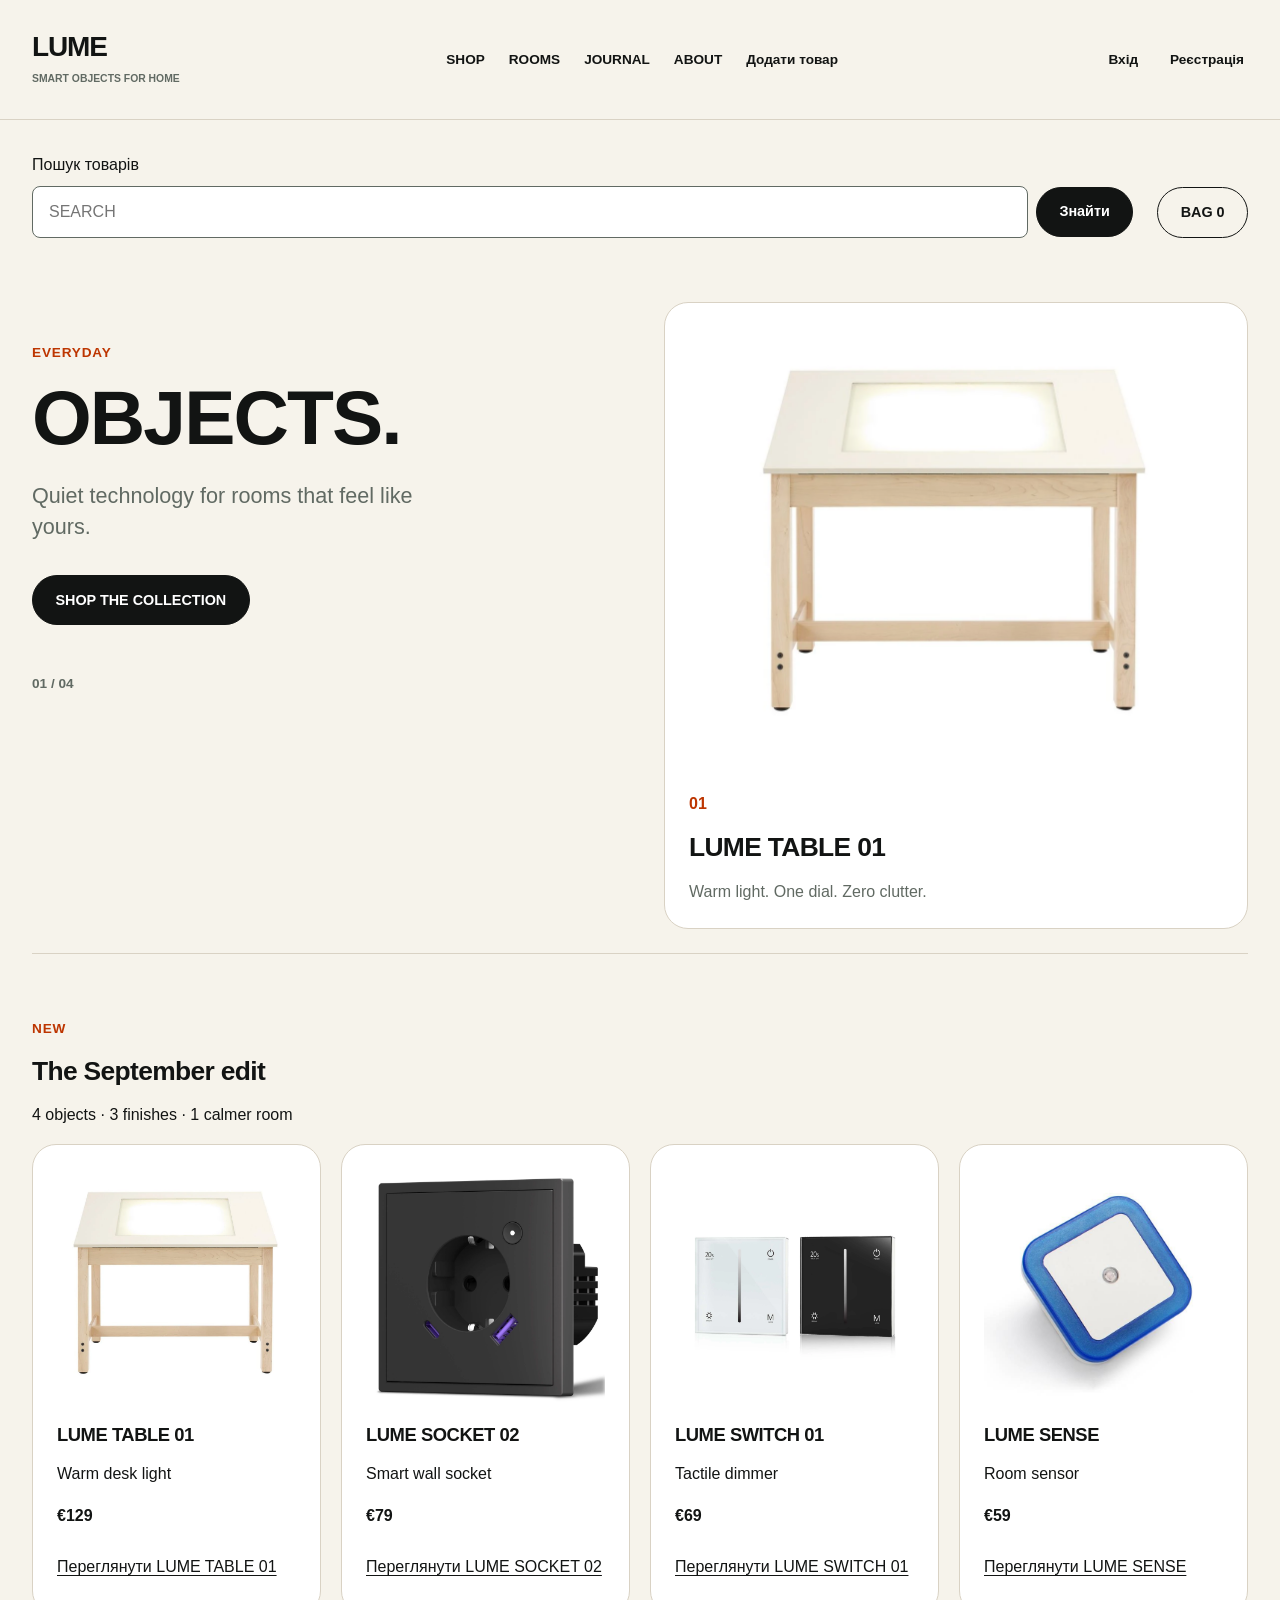
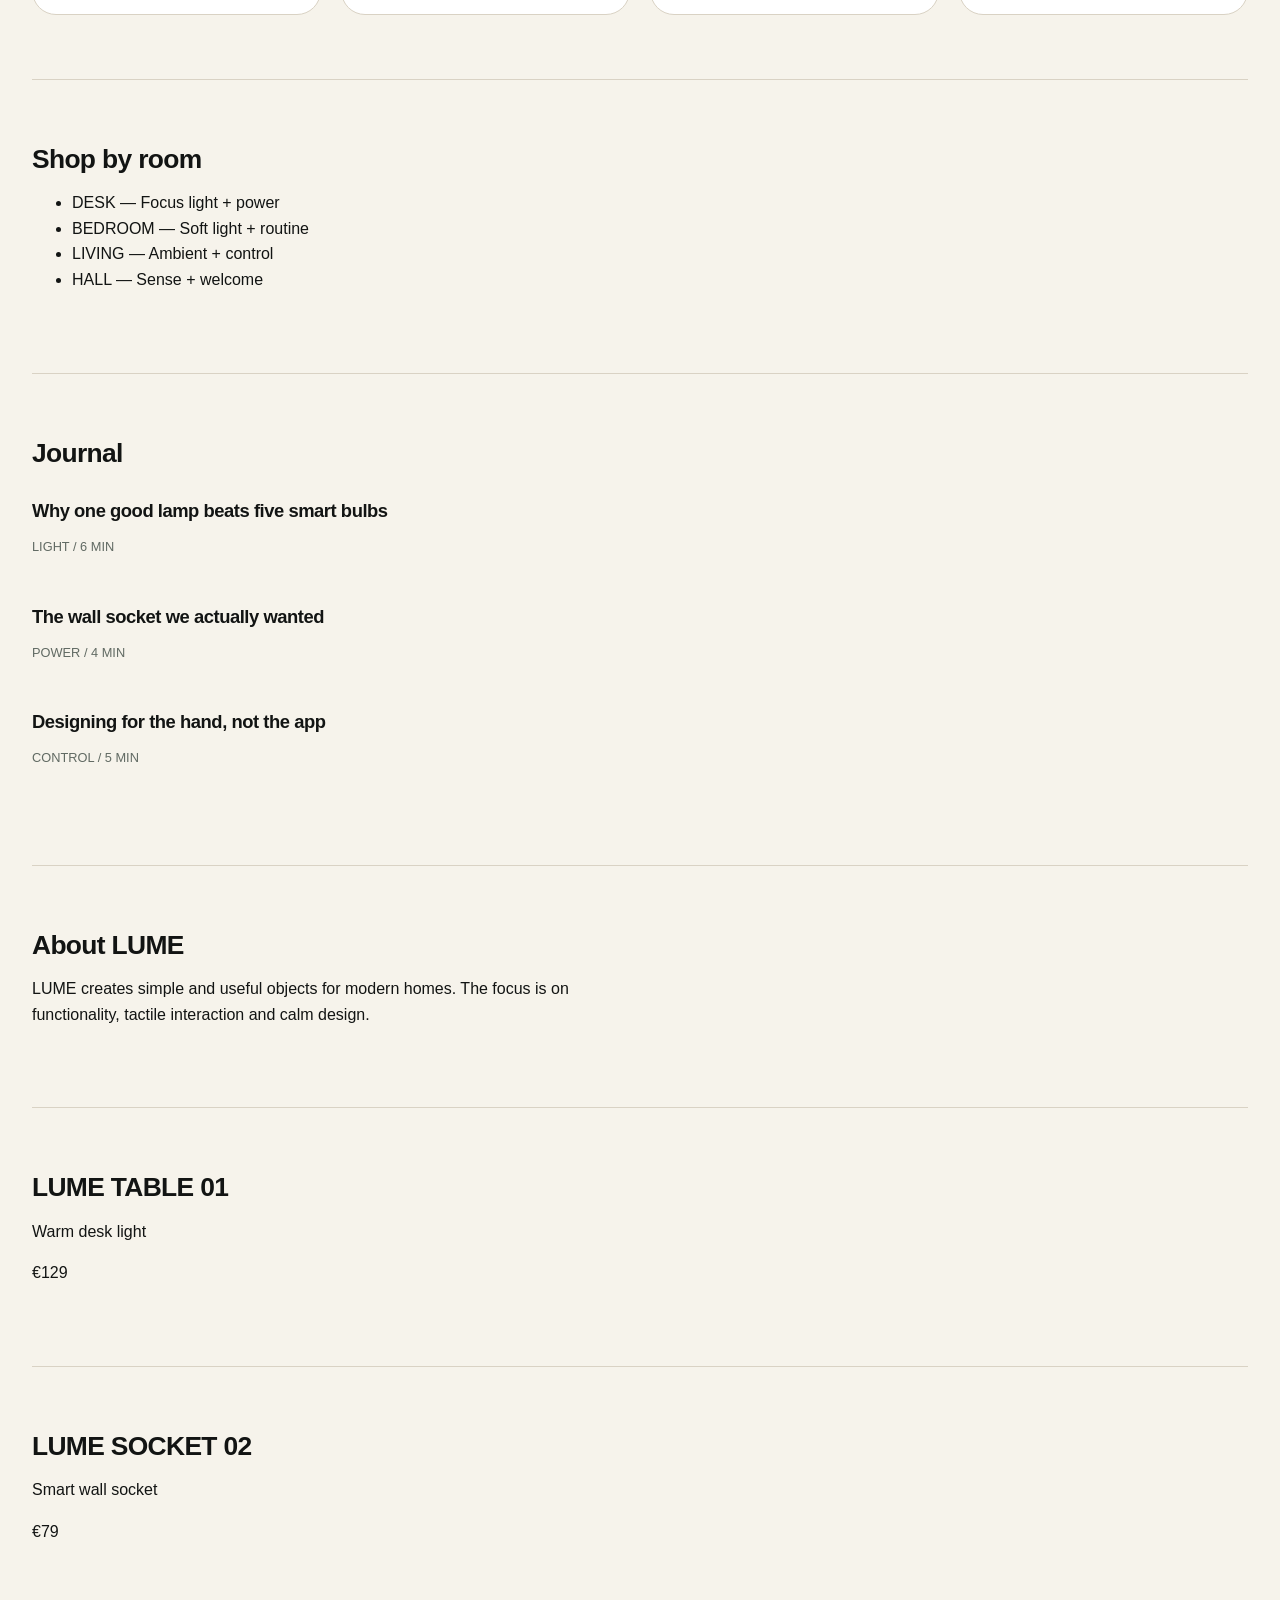
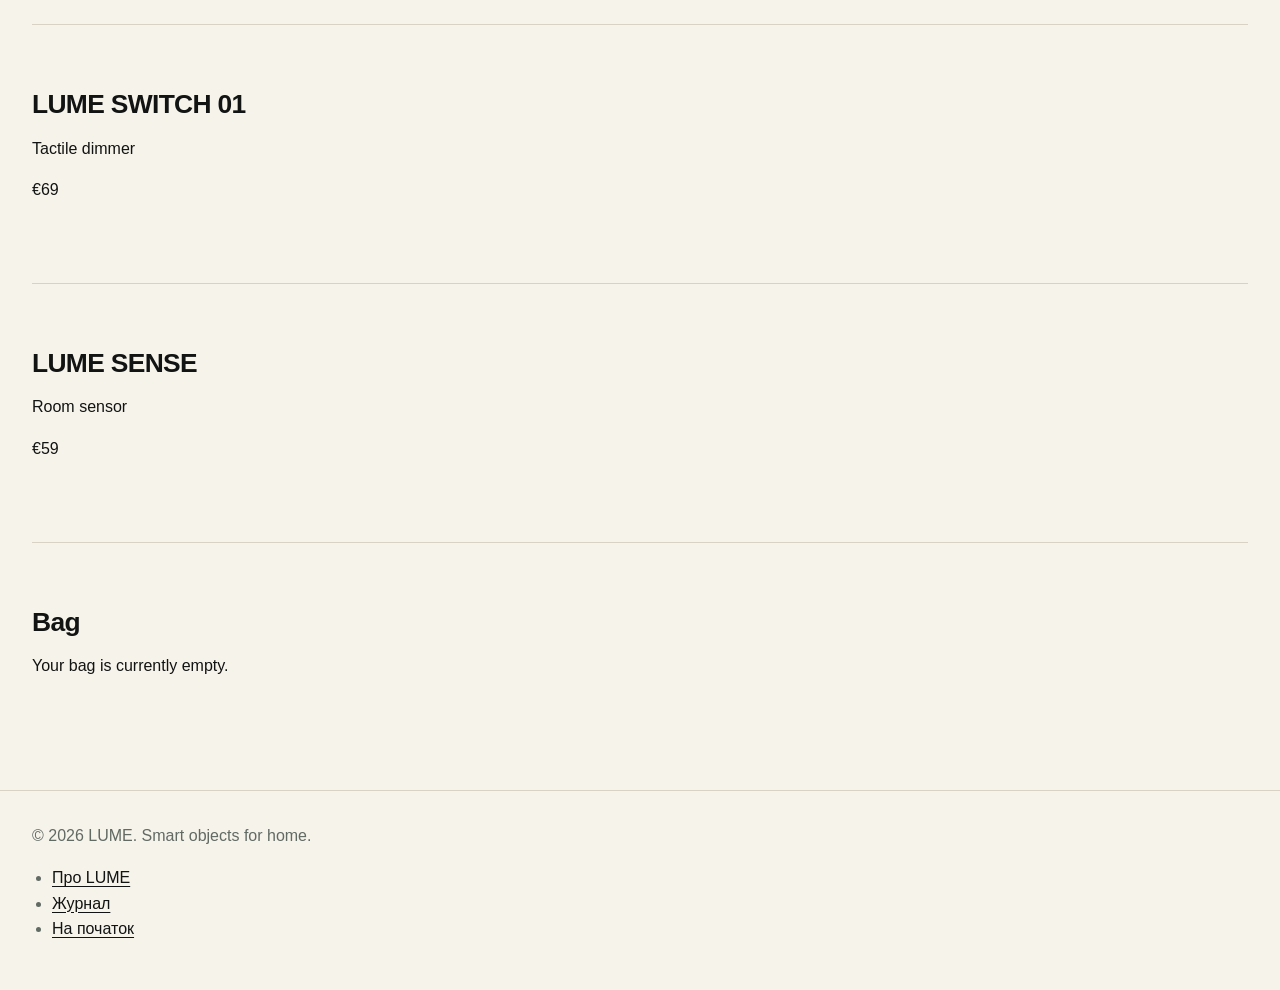
<file: index.html>
<!doctype html>
<html lang="uk">
<head>
    <meta charset="utf-8">
    <meta name="viewport" content="width=device-width, initial-scale=1">
    <meta name="description" content="LUME — сучасні предмети для дому: світло, живлення та прості технологічні рішення.">
    <title>LUME — Smart Objects for Home</title>
<link rel="stylesheet" href="styles/main.css">
</head>

<body>
    <a href="#main-content" class="skip-link">Перейти до основного вмісту</a>

    <header class="site-header">
        <div class="container header-inner">
            <a class="brand" href="index.html" aria-label="LUME — на головну"><strong>LUME</strong><span>SMART OBJECTS FOR HOME</span></a>
            <nav class="site-nav" aria-label="Основна навігація"><ul>
                <li><a href="index.html#collection">SHOP</a></li>
                <li><a href="index.html#rooms">ROOMS</a></li>
                <li><a href="index.html#journal">JOURNAL</a></li>
                <li><a href="index.html#about">ABOUT</a></li>
                <li><a href="product-form.html">Додати товар</a></li>
            </ul></nav>
            <nav class="account-nav" aria-label="Обліковий запис"><a class="account-link" href="login.html">Вхід</a><a class="account-link" href="register.html">Реєстрація</a></nav>
        </div>
    </header><main id="main-content" tabindex="-1" class="container page-main">
        <div class="catalog-tools">
<form class="search-form" action="index.html" method="get">
<label for="search">Пошук товарів</label><input class="field-control" type="search" id="search" name="search" placeholder="SEARCH" maxlength="100"><button class="button" type="submit">Знайти</button>
</form>
<a class="button button--secondary" href="#bag">BAG 0</a>
</div>
<section id="shop" aria-labelledby="hero-title" class="hero"><div class="hero-copy">
            <p class="eyebrow">EVERYDAY</p>

            <h1 id="hero-title" class="hero-title">OBJECTS.</h1>

            <p class="hero-description">
                Quiet technology for rooms that feel like yours.
            </p>

            <p>
                <a href="#collection" class="button">SHOP THE COLLECTION</a>
            </p>

            <p class="slide-number">01 / 04</p>

            </div>
<article aria-labelledby="featured-product-title" class="card featured-card">
                <img src="images/lume-table.png" alt="Світлий стіл LUME TABLE 01 з підсвіченою поверхнею" width="640" height="640"><p>01</p>
                <h2 id="featured-product-title">LUME TABLE 01</h2>
                <p>Warm light. One dial. Zero clutter.</p>
            </article>
        </section>

        <section id="collection" aria-labelledby="collection-title" class="page-section collection">
            <p class="eyebrow">NEW</p>

            <h2 id="collection-title">The September edit</h2>

            <p>4 objects · 3 finishes · 1 calmer room</p>

            <ul class="collection-list">
                <li>
                    <article class="card product-card">
                        <img src="images/lume-table.png" alt="Світлий стіл LUME TABLE 01 з підсвіченою поверхнею" width="640" height="640" loading="lazy"><h3>LUME TABLE 01</h3>
                        <p>Warm desk light</p>
                        <p class="price">€129</p>
                        <a href="#product-table">Переглянути LUME TABLE 01</a>
                    </article>
                </li>

                <li>
                    <article class="card product-card">
                        <img src="images/lume-socket.png" alt="Темна розумна розетка LUME SOCKET 02" width="640" height="640" loading="lazy"><h3>LUME SOCKET 02</h3>
                        <p>Smart wall socket</p>
                        <p class="price">€79</p>
                        <a href="#product-socket">Переглянути LUME SOCKET 02</a>
                    </article>
                </li>

                <li>
                    <article class="card product-card">
                        <img src="images/lume-switch.png" alt="Світлий і темний вимикачі LUME SWITCH 01" width="640" height="640" loading="lazy"><h3>LUME SWITCH 01</h3>
                        <p>Tactile dimmer</p>
                        <p class="price">€69</p>
                        <a href="#product-switch">Переглянути LUME SWITCH 01</a>
                    </article>
                </li>

                <li>
                    <article class="card product-card">
                        <img src="images/lume-sense.png" alt="Компактний датчик LUME SENSE із синьою рамкою" width="640" height="640" loading="lazy"><h3>LUME SENSE</h3>
                        <p>Room sensor</p>
                        <p class="price">€59</p>
                        <a href="#product-sense">Переглянути LUME SENSE</a>
                    </article>
                </li>
            </ul>
        </section>

        <section id="rooms" aria-labelledby="rooms-title" class="page-section">
            <h2 id="rooms-title">Shop by room</h2>
            <ul>
                <li>DESK — Focus light + power</li>
                <li>BEDROOM — Soft light + routine</li>
                <li>LIVING — Ambient + control</li>
                <li>HALL — Sense + welcome</li>
            </ul>
        </section>

        <section id="journal" aria-labelledby="journal-title" class="page-section">
            <h2 id="journal-title">Journal</h2>

            <article class="journal-entry">
                <h3>Why one good lamp beats five smart bulbs</h3>
                <p>LIGHT / 6 MIN</p>
            </article>

            <article class="journal-entry">
                <h3>The wall socket we actually wanted</h3>
                <p>POWER / 4 MIN</p>
            </article>

            <article class="journal-entry">
                <h3>Designing for the hand, not the app</h3>
                <p>CONTROL / 5 MIN</p>
            </article>
        </section>

        <section id="about" aria-labelledby="about-title" class="page-section">
            <h2 id="about-title">About LUME</h2>
            <p>
                LUME creates simple and useful objects for modern homes.
                The focus is on functionality, tactile interaction and calm design.
            </p>
        </section>

        <section id="product-table" aria-labelledby="product-table-title" class="page-section">
            <h2 id="product-table-title">LUME TABLE 01</h2>
            <p>Warm desk light</p>
            <p>€129</p>
        </section>

        <section id="product-socket" aria-labelledby="product-socket-title" class="page-section">
            <h2 id="product-socket-title">LUME SOCKET 02</h2>
            <p>Smart wall socket</p>
            <p>€79</p>
        </section>

        <section id="product-switch" aria-labelledby="product-switch-title" class="page-section">
            <h2 id="product-switch-title">LUME SWITCH 01</h2>
            <p>Tactile dimmer</p>
            <p>€69</p>
        </section>

        <section id="product-sense" aria-labelledby="product-sense-title" class="page-section">
            <h2 id="product-sense-title">LUME SENSE</h2>
            <p>Room sensor</p>
            <p>€59</p>
        </section>

        <section id="bag" aria-labelledby="bag-title" class="page-section">
            <h2 id="bag-title">Bag</h2>
            <p>Your bag is currently empty.</p>
        </section>
    </main>

    <footer class="site-footer"><div class="container">
        <p>© 2026 LUME. Smart objects for home.</p>

        <nav aria-label="Додаткова навігація">
            <ul>
                <li><a href="#about">Про LUME</a></li>
                <li><a href="#journal">Журнал</a></li>
                <li><a href="#main-content">На початок</a></li>
            </ul>
        </nav>
    </div></footer>
</body>
</html>
</file>
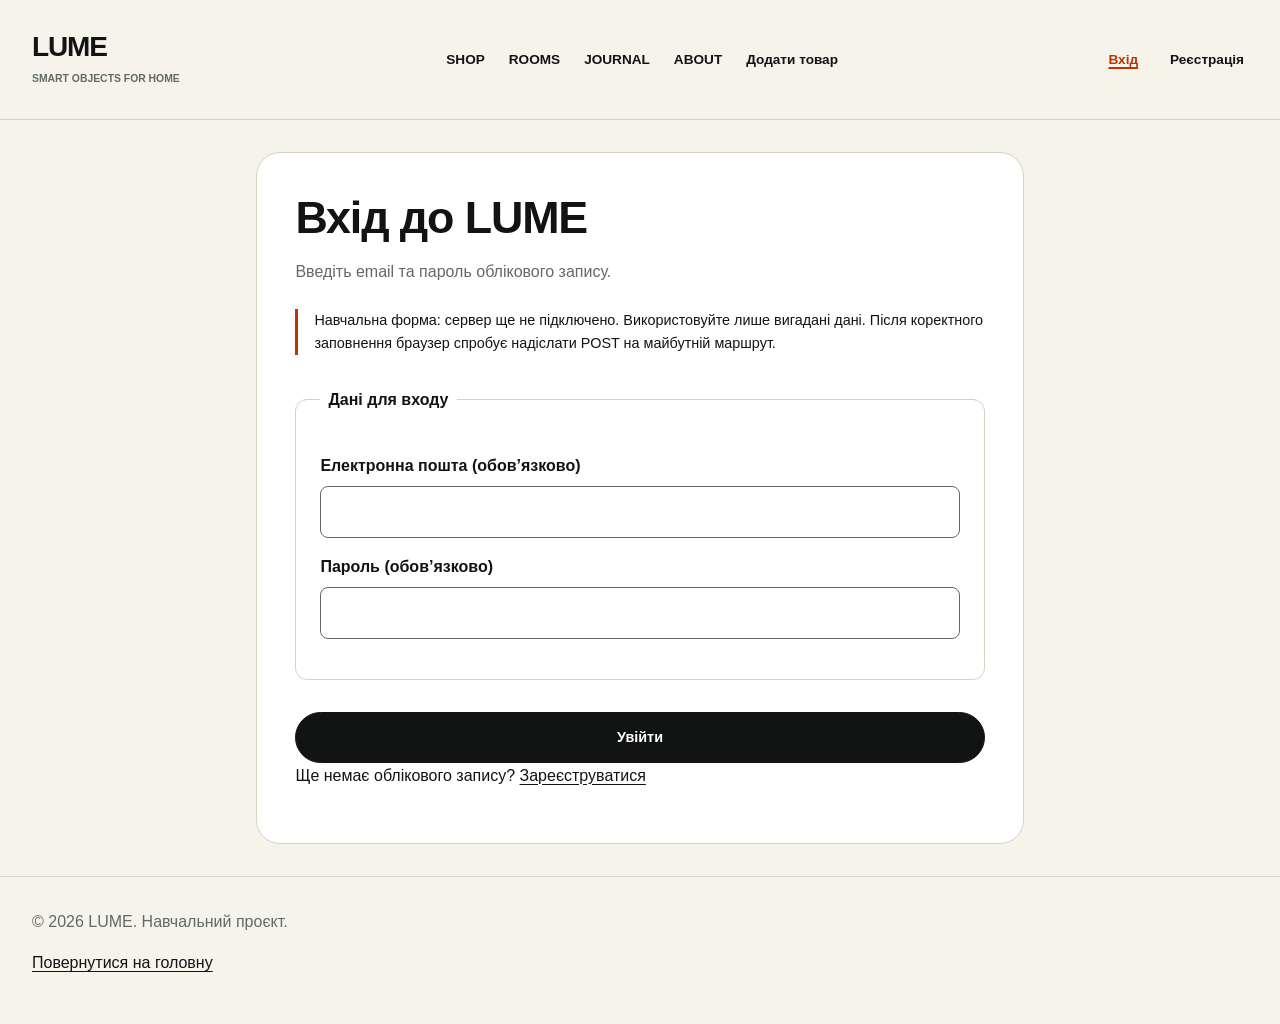
<file: login.html>
<!doctype html>
<html lang="uk">
<head>
    <meta charset="utf-8">
    <meta name="viewport" content="width=device-width, initial-scale=1">
    <meta name="description" content="Навчальна форма входу до облікового запису LUME.">
    <title>Вхід — LUME</title>
<link rel="stylesheet" href="styles/main.css">
</head>
<body>
    <a href="#main-content" class="skip-link">Перейти до основного вмісту</a>
    <header class="site-header">
        <div class="container header-inner">
            <a class="brand" href="index.html" aria-label="LUME — на головну"><strong>LUME</strong><span>SMART OBJECTS FOR HOME</span></a>
            <nav class="site-nav" aria-label="Основна навігація"><ul>
                <li><a href="index.html#collection">SHOP</a></li>
                <li><a href="index.html#rooms">ROOMS</a></li>
                <li><a href="index.html#journal">JOURNAL</a></li>
                <li><a href="index.html#about">ABOUT</a></li>
                <li><a href="product-form.html">Додати товар</a></li>
            </ul></nav>
            <nav class="account-nav" aria-label="Обліковий запис"><a class="account-link" href="login.html" aria-current="page">Вхід</a><a class="account-link" href="register.html">Реєстрація</a></nav>
        </div>
    </header><main id="main-content" tabindex="-1" class="container page-main"><div class="form-panel">
        <h1 class="page-title">Вхід до LUME</h1>
        <p class="form-intro">Введіть email та пароль облікового запису.</p>
        <p id="login-demo" class="demo-note">Навчальна форма: сервер ще не підключено. Використовуйте лише вигадані дані.
            Після коректного заповнення браузер спробує надіслати POST на майбутній маршрут.</p>
        <form action="api/login" method="post" aria-describedby="login-demo">
            <fieldset>
                <legend>Дані для входу</legend>
                <div class="field">
                    <label for="login-email">Електронна пошта (обов’язково)</label>
                    <input id="login-email" name="email" type="email" autocomplete="email" required class="field-control" aria-describedby="login-email-error">
                <span id="login-email-error" class="field-error">Перевірте це поле: заповніть його відповідно до підпису та вказаних правил.</span>
</div>
                <div class="field">
                    <label for="login-password">Пароль (обов’язково)</label>
                    <input id="login-password" name="password" type="password" autocomplete="current-password" required class="field-control" aria-describedby="login-password-error">
                <span id="login-password-error" class="field-error">Перевірте це поле: заповніть його відповідно до підпису та вказаних правил.</span>
</div>
            </fieldset>
            <div class="form-actions">
<button type="submit" class="button">Увійти</button>
        </div>
</form>
        <p>Ще немає облікового запису? <a href="register.html">Зареєструватися</a></p>
    </div></main>
    <footer class="site-footer"><div class="container">
        <p>© 2026 LUME. Навчальний проєкт.</p>
        <p><a href="index.html">Повернутися на головну</a></p>
    </div></footer>
</body>
</html>
</file>
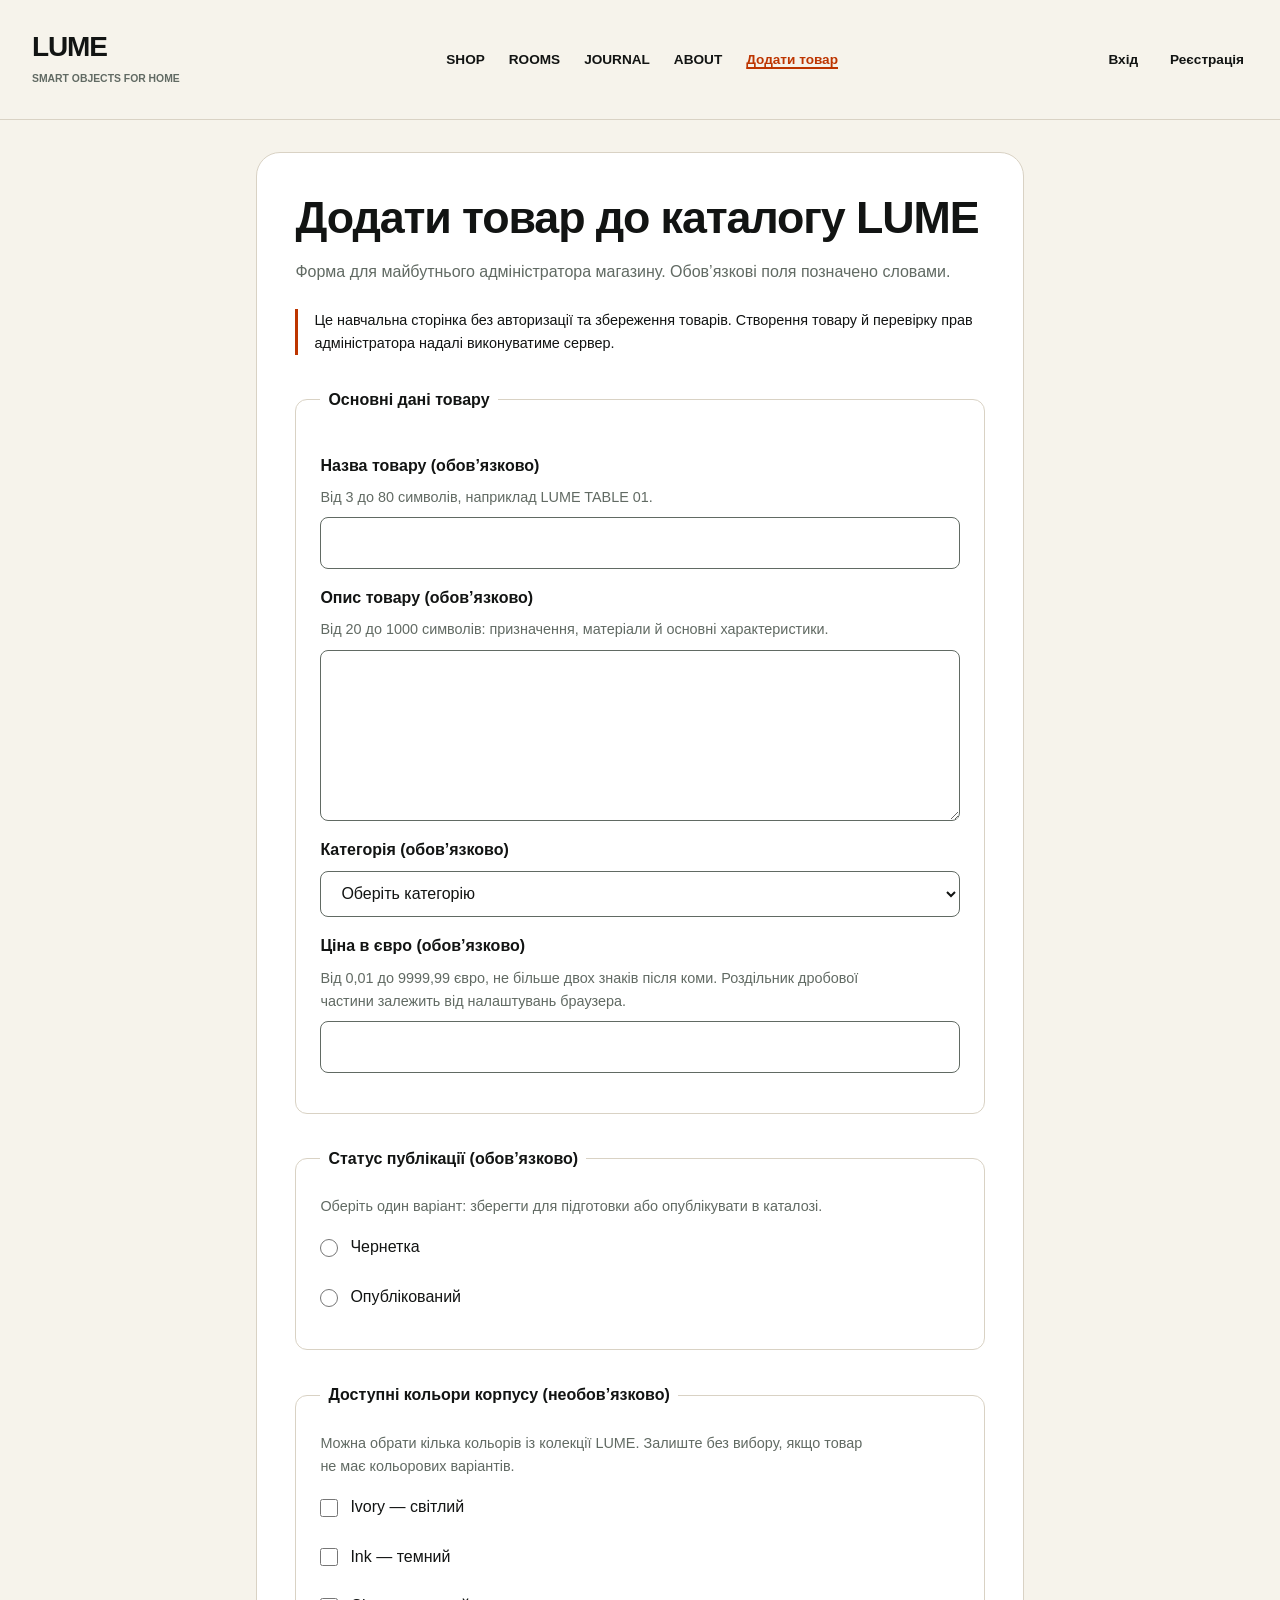
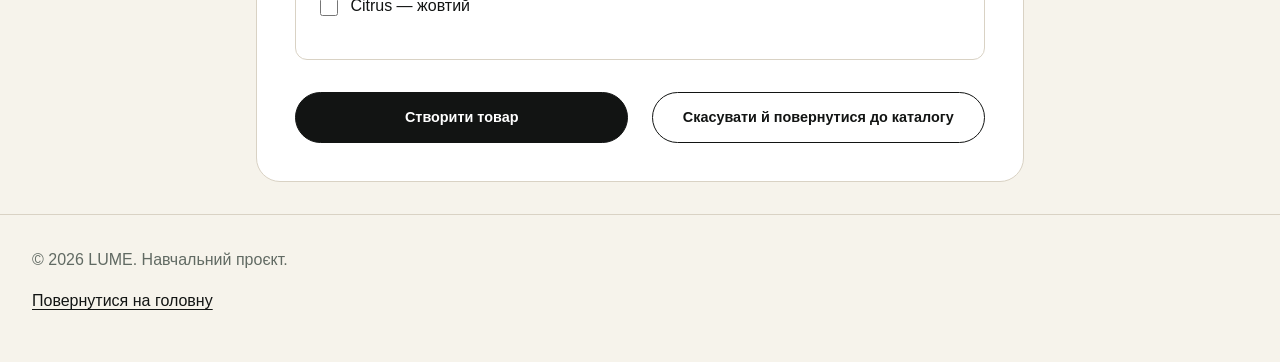
<file: product-form.html>
<!doctype html>
<html lang="uk">
<head>
    <meta charset="utf-8">
    <meta name="viewport" content="width=device-width, initial-scale=1">
    <meta name="description" content="Навчальна форма створення товару каталогу смарт-речей LUME.">
    <title>Додавання товару — LUME</title>
<link rel="stylesheet" href="styles/main.css">
</head>
<body>
    <a href="#main-content" class="skip-link">Перейти до основного вмісту</a>
    <header class="site-header">
        <div class="container header-inner">
            <a class="brand" href="index.html" aria-label="LUME — на головну"><strong>LUME</strong><span>SMART OBJECTS FOR HOME</span></a>
            <nav class="site-nav" aria-label="Основна навігація"><ul>
                <li><a href="index.html#collection">SHOP</a></li>
                <li><a href="index.html#rooms">ROOMS</a></li>
                <li><a href="index.html#journal">JOURNAL</a></li>
                <li><a href="index.html#about">ABOUT</a></li>
                <li><a href="product-form.html" aria-current="page">Додати товар</a></li>
            </ul></nav>
            <nav class="account-nav" aria-label="Обліковий запис"><a class="account-link" href="login.html">Вхід</a><a class="account-link" href="register.html">Реєстрація</a></nav>
        </div>
    </header><main id="main-content" tabindex="-1" class="container page-main"><div class="form-panel">
        <h1 class="page-title">Додати товар до каталогу LUME</h1>
        <p class="form-intro">Форма для майбутнього адміністратора магазину. Обов’язкові поля позначено словами.</p>
        <p id="product-demo" class="demo-note">Це навчальна сторінка без авторизації та збереження товарів.
            Створення товару й перевірку прав адміністратора надалі виконуватиме сервер.</p>
        <form action="api/products" method="post" aria-describedby="product-demo">
            <fieldset>
                <legend>Основні дані товару</legend>
                <div class="field">
                    <label for="product-name">Назва товару (обов’язково)</label>
                    <p id="product-name-hint" class="hint">Від 3 до 80 символів, наприклад LUME TABLE 01.</p>
                    <input id="product-name" name="title" type="text" minlength="3" maxlength="80" required aria-describedby="product-name-hint product-name-error" class="field-control">
                <span id="product-name-error" class="field-error">Перевірте це поле: заповніть його відповідно до підпису та вказаних правил.</span>
</div>
                <div class="field">
                    <label for="product-description">Опис товару (обов’язково)</label>
                    <p id="product-description-hint" class="hint">Від 20 до 1000 символів: призначення, матеріали й основні характеристики.</p>
                    <textarea id="product-description" name="description" rows="6" minlength="20" maxlength="1000" required aria-describedby="product-description-hint product-description-error" class="field-control"></textarea>
                <span id="product-description-error" class="field-error">Перевірте це поле: заповніть його відповідно до підпису та вказаних правил.</span>
</div>
                <div class="field">
                    <label for="product-category">Категорія (обов’язково)</label>
                    <select id="product-category" name="category" required class="field-control" aria-describedby="product-category-error">
                        <option value="">Оберіть категорію</option>
                        <option value="light">Світло</option>
                        <option value="power">Живлення</option>
                        <option value="control">Керування</option>
                        <option value="sensors">Датчики</option>
                    </select>
                <span id="product-category-error" class="field-error">Перевірте це поле: заповніть його відповідно до підпису та вказаних правил.</span>
</div>
                <div class="field">
                    <label for="product-price">Ціна в євро (обов’язково)</label>
                    <p id="product-price-hint" class="hint">Від 0,01 до 9999,99 євро, не більше двох знаків після коми.
                        Роздільник дробової частини залежить від налаштувань браузера.</p>
                    <input id="product-price" name="price" type="number" min="0.01" max="9999.99" step="0.01" required aria-describedby="product-price-hint product-price-error" class="field-control">
                <span id="product-price-error" class="field-error">Перевірте це поле: заповніть його відповідно до підпису та вказаних правил.</span>
</div>
            </fieldset>
            <fieldset aria-describedby="product-status-hint">
                <legend>Статус публікації (обов’язково)</legend>
                <p id="product-status-hint" class="hint">Оберіть один варіант: зберегти для підготовки або опублікувати в каталозі.</p>
                <div class="choice">
                    <input id="product-draft" name="status" type="radio" value="draft" required class="field-control choice-control">
                    <label for="product-draft">Чернетка</label>
                </div>
                <div class="choice">
                    <input id="product-published" name="status" type="radio" value="published" required class="field-control choice-control">
                    <label for="product-published">Опублікований</label>
                </div>
            </fieldset>
            <fieldset aria-describedby="product-finishes-hint">
                <legend>Доступні кольори корпусу (необов’язково)</legend>
                <p id="product-finishes-hint" class="hint">Можна обрати кілька кольорів із колекції LUME.
                    Залиште без вибору, якщо товар не має кольорових варіантів.</p>
                <div class="choice">
                    <input id="product-ivory" name="finishes" type="checkbox" value="ivory" class="field-control choice-control">
                    <label for="product-ivory">Ivory — світлий</label>
                </div>
                <div class="choice">
                    <input id="product-ink" name="finishes" type="checkbox" value="ink" class="field-control choice-control">
                    <label for="product-ink">Ink — темний</label>
                </div>
                <div class="choice">
                    <input id="product-citrus" name="finishes" type="checkbox" value="citrus" class="field-control choice-control">
                    <label for="product-citrus">Citrus — жовтий</label>
                </div>
            </fieldset>
            <div class="form-actions">
<button type="submit" class="button">Створити товар</button>
            <a href="index.html#collection" class="button button--secondary">Скасувати й повернутися до каталогу</a>
        </div>
</form>
    </div></main>
    <footer class="site-footer"><div class="container">
        <p>© 2026 LUME. Навчальний проєкт.</p>
        <p><a href="index.html">Повернутися на головну</a></p>
    </div></footer>
</body>
</html>
</file>
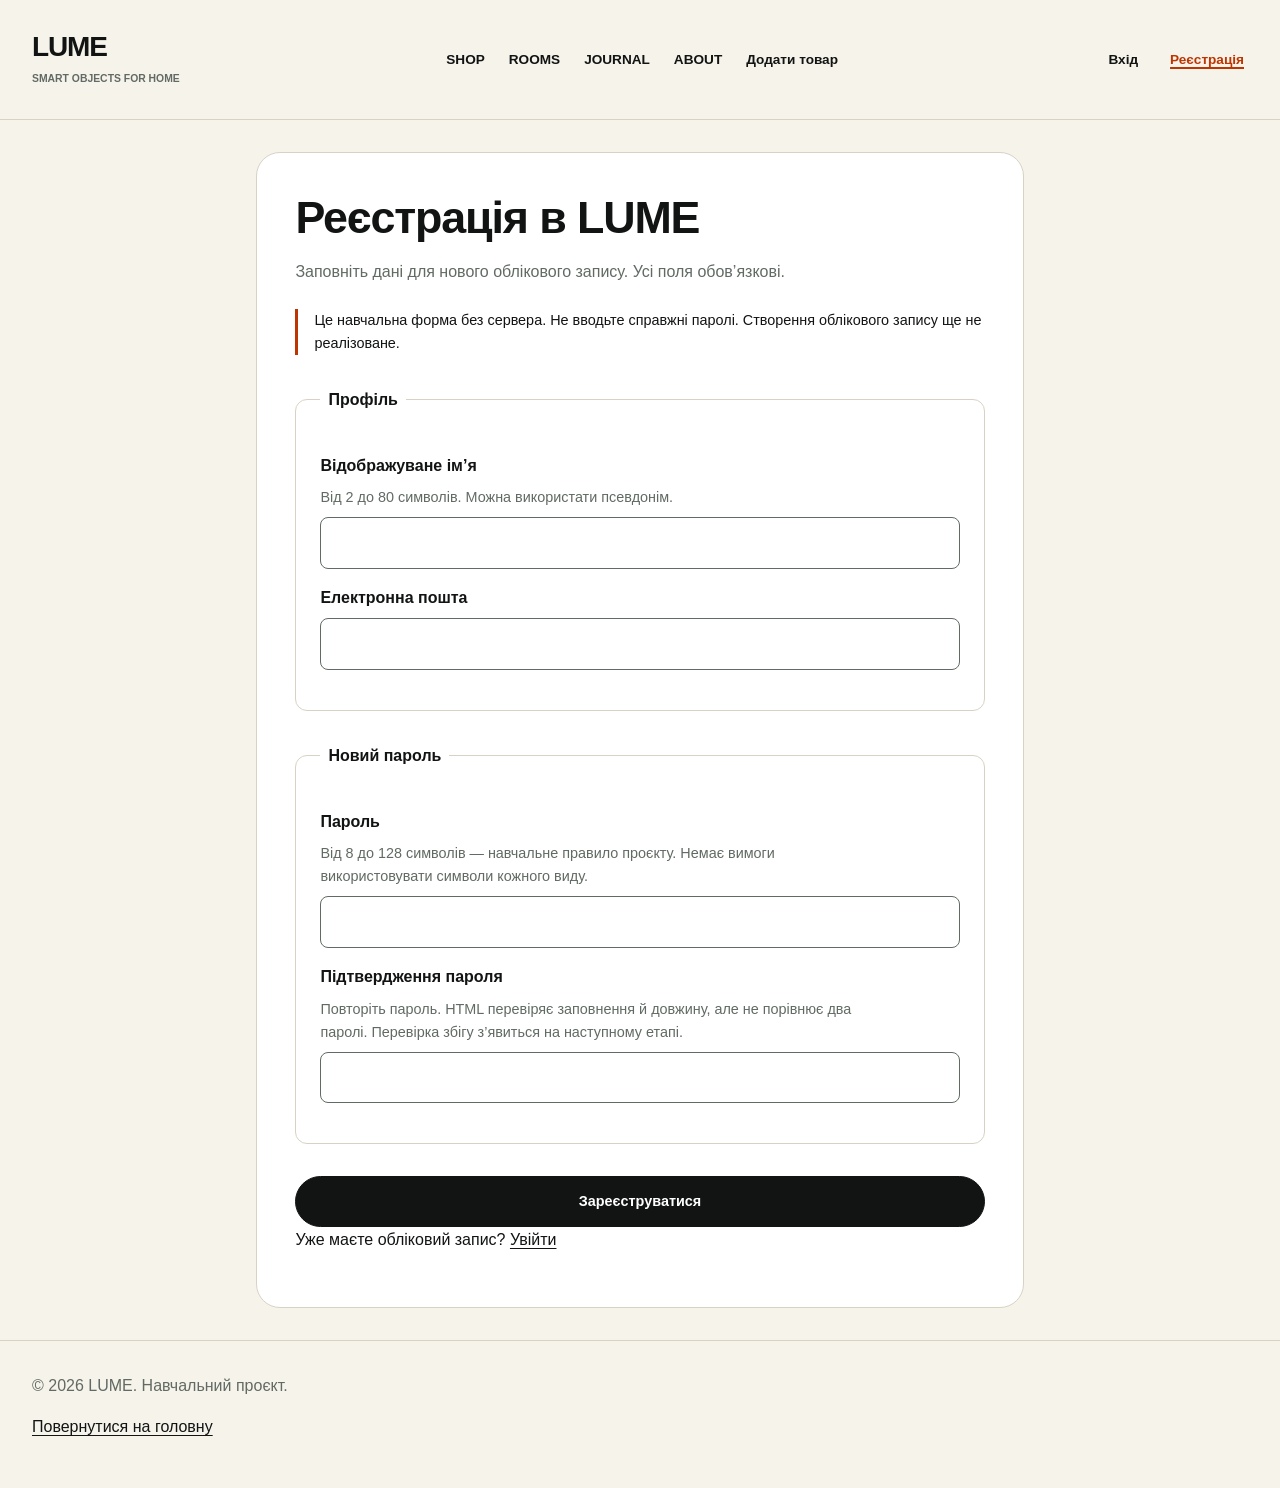
<file: register.html>
<!doctype html>
<html lang="uk">
<head>
    <meta charset="utf-8">
    <meta name="viewport" content="width=device-width, initial-scale=1">
    <meta name="description" content="Навчальна форма реєстрації облікового запису LUME.">
    <title>Реєстрація — LUME</title>
<link rel="stylesheet" href="styles/main.css">
</head>
<body>
    <a href="#main-content" class="skip-link">Перейти до основного вмісту</a>
    <header class="site-header">
        <div class="container header-inner">
            <a class="brand" href="index.html" aria-label="LUME — на головну"><strong>LUME</strong><span>SMART OBJECTS FOR HOME</span></a>
            <nav class="site-nav" aria-label="Основна навігація"><ul>
                <li><a href="index.html#collection">SHOP</a></li>
                <li><a href="index.html#rooms">ROOMS</a></li>
                <li><a href="index.html#journal">JOURNAL</a></li>
                <li><a href="index.html#about">ABOUT</a></li>
                <li><a href="product-form.html">Додати товар</a></li>
            </ul></nav>
            <nav class="account-nav" aria-label="Обліковий запис"><a class="account-link" href="login.html">Вхід</a><a class="account-link" href="register.html" aria-current="page">Реєстрація</a></nav>
        </div>
    </header><main id="main-content" tabindex="-1" class="container page-main"><div class="form-panel">
        <h1 class="page-title">Реєстрація в LUME</h1>
        <p class="form-intro">Заповніть дані для нового облікового запису. Усі поля обов’язкові.</p>
        <p id="register-demo" class="demo-note">Це навчальна форма без сервера. Не вводьте справжні паролі.
            Створення облікового запису ще не реалізоване.</p>
        <form action="api/register" method="post" aria-describedby="register-demo">
            <fieldset>
                <legend>Профіль</legend>
                <div class="field">
                    <label for="register-name">Відображуване ім’я</label>
                    <p id="register-name-hint" class="hint">Від 2 до 80 символів. Можна використати псевдонім.</p>
                    <input id="register-name" name="displayName" type="text" autocomplete="nickname" minlength="2" maxlength="80" required aria-describedby="register-name-hint register-name-error" class="field-control">
                <span id="register-name-error" class="field-error">Перевірте це поле: заповніть його відповідно до підпису та вказаних правил.</span>
</div>
                <div class="field">
                    <label for="register-email">Електронна пошта</label>
                    <input id="register-email" name="email" type="email" autocomplete="email" required class="field-control" aria-describedby="register-email-error">
                <span id="register-email-error" class="field-error">Перевірте це поле: заповніть його відповідно до підпису та вказаних правил.</span>
</div>
            </fieldset>
            <fieldset>
                <legend>Новий пароль</legend>
                <div class="field">
                    <label for="register-password">Пароль</label>
                    <p id="register-password-hint" class="hint">Від 8 до 128 символів — навчальне правило проєкту.
                        Немає вимоги використовувати символи кожного виду.</p>
                    <input id="register-password" name="password" type="password" autocomplete="new-password" minlength="8" maxlength="128" required aria-describedby="register-password-hint register-password-error" class="field-control">
                <span id="register-password-error" class="field-error">Перевірте це поле: заповніть його відповідно до підпису та вказаних правил.</span>
</div>
                <div class="field">
                    <label for="register-password-confirm">Підтвердження пароля</label>
                    <p id="register-confirm-hint" class="hint">Повторіть пароль. HTML перевіряє заповнення й довжину,
                        але не порівнює два паролі. Перевірка збігу з’явиться на наступному етапі.</p>
                    <input id="register-password-confirm" name="passwordConfirmation" type="password" autocomplete="new-password" minlength="8" maxlength="128" required aria-describedby="register-confirm-hint register-password-confirm-error" class="field-control">
                <span id="register-password-confirm-error" class="field-error">Перевірте це поле: заповніть його відповідно до підпису та вказаних правил.</span>
</div>
            </fieldset>
            <div class="form-actions">
<button type="submit" class="button">Зареєструватися</button>
        </div>
</form>
        <p>Уже маєте обліковий запис? <a href="login.html">Увійти</a></p>
    </div></main>
    <footer class="site-footer"><div class="container">
        <p>© 2026 LUME. Навчальний проєкт.</p>
        <p><a href="index.html">Повернутися на головну</a></p>
    </div></footer>
</body>
</html>
</file>
<file: styles/main.css>
/* 1. Design tokens і базові правила. */
:root {
    --color-text: #121413;
    --color-muted: #616a63;
    --color-background: #f6f3eb;
    --color-surface: #ffffff;
    --color-border: #d9d2c4;
    --color-accent: #bd3500;
    --space: 0.5rem;
    --radius: 1.5rem;
}

*,
*::before,
*::after {
    box-sizing: border-box;
}

body {
    margin: 0;
    color: var(--color-text);
    background: var(--color-background);
    font-family: Arial, "Segoe UI", sans-serif;
    font-size: 1rem;
    line-height: 1.6;
    overflow-wrap: anywhere;
}

img,
video {
    display: block;
    max-inline-size: 100%;
    block-size: auto;
}

h1,
h2,
h3 {
    margin-block: 0 calc(var(--space) * 2);
    line-height: 1.15;
    letter-spacing: -0.025em;
    overflow-wrap: anywhere;
}

h2 { font-size: 1.65rem; }
h3 { font-size: 1.15rem; }
p { margin-block: 0 calc(var(--space) * 2); }

a {
    color: var(--color-text);
    text-underline-offset: 0.2em;
}

a:visited { color: var(--color-muted); }
a:hover { color: var(--color-accent); }

a,
button,
input,
select,
textarea {
    transition: color 150ms ease, background-color 150ms ease, border-color 150ms ease;
}

:focus-visible {
    outline: 3px solid var(--color-accent);
    outline-offset: 4px;
}

/* 2. Mobile-first: одна колонка; композиція розширюється за вмістом. */
.container {
    inline-size: min(100% - 2rem, 80rem);
    margin-inline: auto;
}

.page-main { padding-block: calc(var(--space) * 4); }
.page-main:focus { outline-offset: -3px; }

.header-inner,
.site-nav ul,
.account-nav,
.catalog-tools,
.search-form,
.form-actions {
    display: flex;
    flex-wrap: wrap;
    align-items: center;
    gap: calc(var(--space) * 3);
}

.header-inner { flex-direction: column; align-items: stretch; }
.site-nav ul { list-style: none; margin: 0; padding: 0; }
.site-nav ul { gap: 0.25rem 1rem; }
.catalog-tools { align-items: stretch; flex-direction: column; margin-block-end: calc(var(--space) * 5); }
.search-form { flex-direction: column; align-items: stretch; gap: var(--space); min-inline-size: 0; }
.search-form .field-control { inline-size: 100%; min-inline-size: 0; }
.hero { display: grid; grid-template-columns: minmax(0, 1fr); gap: 1.5rem; padding-block: calc(var(--space) * 3); }
.hero-copy { padding-block: 1rem; min-inline-size: 0; }
.featured-card { min-inline-size: 0; }
/* Сітка сама додає колонки лише за наявності місця для картки 17rem. */
.collection-list {
    display: grid;
    grid-template-columns: repeat(auto-fit, minmax(min(100%, 17rem), 1fr));
    gap: 1.25rem;
    list-style: none;
    padding: 0;
    margin: 0;
    align-items: stretch;
}
.collection-list > li { min-inline-size: 0; }
.form-actions { margin-block-start: calc(var(--space) * 4); }
.form-actions > * { flex: 1 1 12rem; min-inline-size: 0; }

/* 3. Компоненти. */
.site-header { padding-block: calc(var(--space) * 4); border-block-end: 1px solid var(--color-border); }
.brand { display: block; text-decoration: none; color: var(--color-text); }
.brand strong { display: block; font-size: 1.75rem; line-height: 1.1; letter-spacing: -0.04em; }
.brand span { display: block; font-size: 0.65rem; font-weight: 700; color: var(--color-muted); margin-block-start: var(--space); }
.site-nav a,
.account-link { display: inline-flex; align-items: center; min-block-size: 2.75rem; padding: 0.625rem 0.25rem; font-size: 0.85rem; font-weight: 700; text-decoration: none; }
.site-nav a[aria-current="page"],
.account-link[aria-current="page"] { color: var(--color-accent); text-decoration: underline; text-decoration-thickness: 2px; }
.eyebrow { font-size: 0.85rem; font-weight: 700; color: var(--color-accent); text-transform: uppercase; letter-spacing: 0.06em; }
.hero-title { font-size: clamp(2.5rem, 6vw, 6.25rem); line-height: 1; }
.hero-description { max-inline-size: 34ch; font-size: 1.35rem; line-height: 1.45; color: var(--color-muted); margin-block: calc(var(--space) * 3) calc(var(--space) * 4); }
.slide-number { margin-block-start: calc(var(--space) * 6); font-size: 0.85rem; color: var(--color-muted); font-weight: 700; }
.card { padding: calc(var(--space) * 3); background: var(--color-surface); border: 1px solid var(--color-border); border-radius: var(--radius); }
.card img { inline-size: 100%; aspect-ratio: 1; object-fit: contain; border-radius: calc(var(--radius) / 2); margin-block-end: calc(var(--space) * 2); }
.featured-card img { max-block-size: 28rem; }
.featured-card p:first-of-type { font-weight: 700; color: var(--color-accent); }
.featured-card p:last-child { color: var(--color-muted); margin-block-end: 0; }
.product-card { display: flex; flex-direction: column; block-size: 100%; }
.product-card > a { display: inline-block; margin-block-start: auto; padding-block: 0.625rem; }
.price { font-weight: 700; }
.page-section { padding-block: calc(var(--space) * 6); border-block-start: 1px solid var(--color-border); }
.page-section > p { max-inline-size: 70ch; }
.journal-entry { padding-block: calc(var(--space) * 2); }
.journal-entry p { font-size: 0.8rem; color: var(--color-muted); }
.site-footer { padding-block: calc(var(--space) * 4); border-block-start: 1px solid var(--color-border); color: var(--color-muted); }
.site-footer ul { padding-inline-start: 1.25rem; }

.button {
    display: inline-block;
    padding: 0.8rem 1.4rem;
    border: 1px solid var(--color-text);
    border-radius: 999px;
    color: var(--color-surface);
    background: var(--color-text);
    font: inherit;
    font-size: 0.9rem;
    font-weight: 700;
    text-align: center;
    text-decoration: none;
    cursor: pointer;
    min-block-size: 2.75rem;
    max-inline-size: 100%;
    white-space: normal;
    overflow-wrap: anywhere;
}

.button:visited { color: var(--color-surface); }
.button--secondary,
.button--secondary:visited {
    color: var(--color-text);
    background: transparent;
    border-color: var(--color-text);
}

.button:hover { background: var(--color-accent); border-color: var(--color-accent); color: var(--color-surface); }
.button:active { background: var(--color-muted); border-color: var(--color-muted); }
.button:disabled { background: var(--color-border); color: var(--color-text); border-color: var(--color-border); cursor: not-allowed; }

.form-panel {
    max-inline-size: 48rem;
    padding: clamp(0.75rem, 3vw, 2.5rem);
    margin-inline: auto;
    background: var(--color-surface);
    border: 1px solid var(--color-border);
    border-radius: var(--radius);
}

.page-title { font-size: clamp(2rem, 3.5vw, 3rem); }
.form-intro { color: var(--color-muted); }
.demo-note { padding-inline-start: calc(var(--space) * 2); border-inline-start: 3px solid var(--color-accent); font-size: 0.9rem; margin-block: calc(var(--space) * 3); }
fieldset { min-inline-size: 0; margin: calc(var(--space) * 4) 0; padding: clamp(0.75rem, 2vw, 1.5rem); border: 1px solid var(--color-border); border-radius: calc(var(--radius) / 2); }
legend { padding-inline: var(--space); font-weight: 700; max-inline-size: 100%; }
.field { margin-block: calc(var(--space) * 2); }
.field > label { display: block; font-weight: 700; margin-block-end: var(--space); }
.hint { color: var(--color-muted); font-size: 0.9rem; max-inline-size: 70ch; margin-block-end: var(--space); }
.field-control {
    display: block;
    inline-size: 100%;
    max-inline-size: 100%;
    min-inline-size: 0;
    padding: 0.8rem 1rem;
    border: 1px solid var(--color-muted);
    border-radius: 0.5rem;
    color: var(--color-text);
    background: var(--color-surface);
    font: inherit;
    line-height: 1.5;
}

textarea.field-control { resize: vertical; }
.field-control:hover { border-color: var(--color-muted); }
.field-control:focus-visible { border-color: var(--color-accent); }
.field-control:disabled { background: var(--color-background); color: var(--color-muted); cursor: not-allowed; }
.choice { display: flex; align-items: flex-start; gap: calc(var(--space) * 1.5); margin-block: var(--space); }
.choice > label { padding-block: var(--space); cursor: pointer; overflow-wrap: anywhere; }
.choice-control {
    display: inline-block;
    flex: 0 0 auto;
    inline-size: 1.125rem;
    block-size: 1.125rem;
    padding: 0;
    margin: 0.8rem 0 0;
    border: 0;
    border-radius: 0;
    accent-color: var(--color-text);
    cursor: pointer;
}
.field-error { display: none; color: var(--color-accent); font-size: 0.85rem; margin-block-start: var(--space); }
.field-control:user-invalid { border-color: var(--color-accent); border-width: 2px; }
.field-control:user-invalid + .field-error { display: block; }

/* 4. Utilities та доступні стани. Absolute лише для skip-link. */
.skip-link {
    position: absolute;
    inset-block-start: 0;
    inset-inline-start: calc(var(--space) * 2);
    padding: 0.75rem 1rem;
    transform: translateY(-140%);
    background: var(--color-text);
    color: var(--color-surface);
    z-index: 10;
}

.skip-link:focus { transform: translateY(0); color: var(--color-surface); }

/* 44rem: уже поміщаються дві hero-колонки близько 20rem та рядок пошуку.
   До цього розміру підпис, поле та кнопка читаються краще один під одним. */
@media (min-width: 44rem) {
    .header-inner { flex-direction: row; align-items: center; }
    .site-nav { flex: 1 0 100%; }
    .account-nav { margin-inline-start: auto; }
    .catalog-tools { flex-direction: row; align-items: flex-end; }
    .search-form { flex: 1 1 26rem; flex-direction: row; flex-wrap: wrap; align-items: center; }
    .search-form label { flex: 1 0 100%; }
    .search-form .field-control { flex: 1 1 15rem; inline-size: auto; }
    .hero { grid-template-columns: repeat(2, minmax(0, 1fr)); align-items: start; gap: 2rem; }
    .hero-copy { padding-block: 2.5rem; }
}

/* 72rem: бренд, повне меню й облікові посилання мають місце в одному рядку.
   DOM-порядок збережено: не використовуємо order чи row-reverse. */
@media (min-width: 72rem) {
    .container { inline-size: min(100% - 4rem, 80rem); }
    .header-inner { justify-content: space-between; }
    .site-nav { flex: 0 1 auto; }
    .account-nav { margin-inline-start: 0; }
    .hero { gap: 3rem; }
    .hero-title { font-size: clamp(4rem, 6vw, 6.25rem); }
    .page-section { padding-block: 4rem; }
}

@media (prefers-reduced-motion: reduce) {
    html { scroll-behavior: auto; }
    a, button, input, select, textarea { transition: none; }
}
</file>
